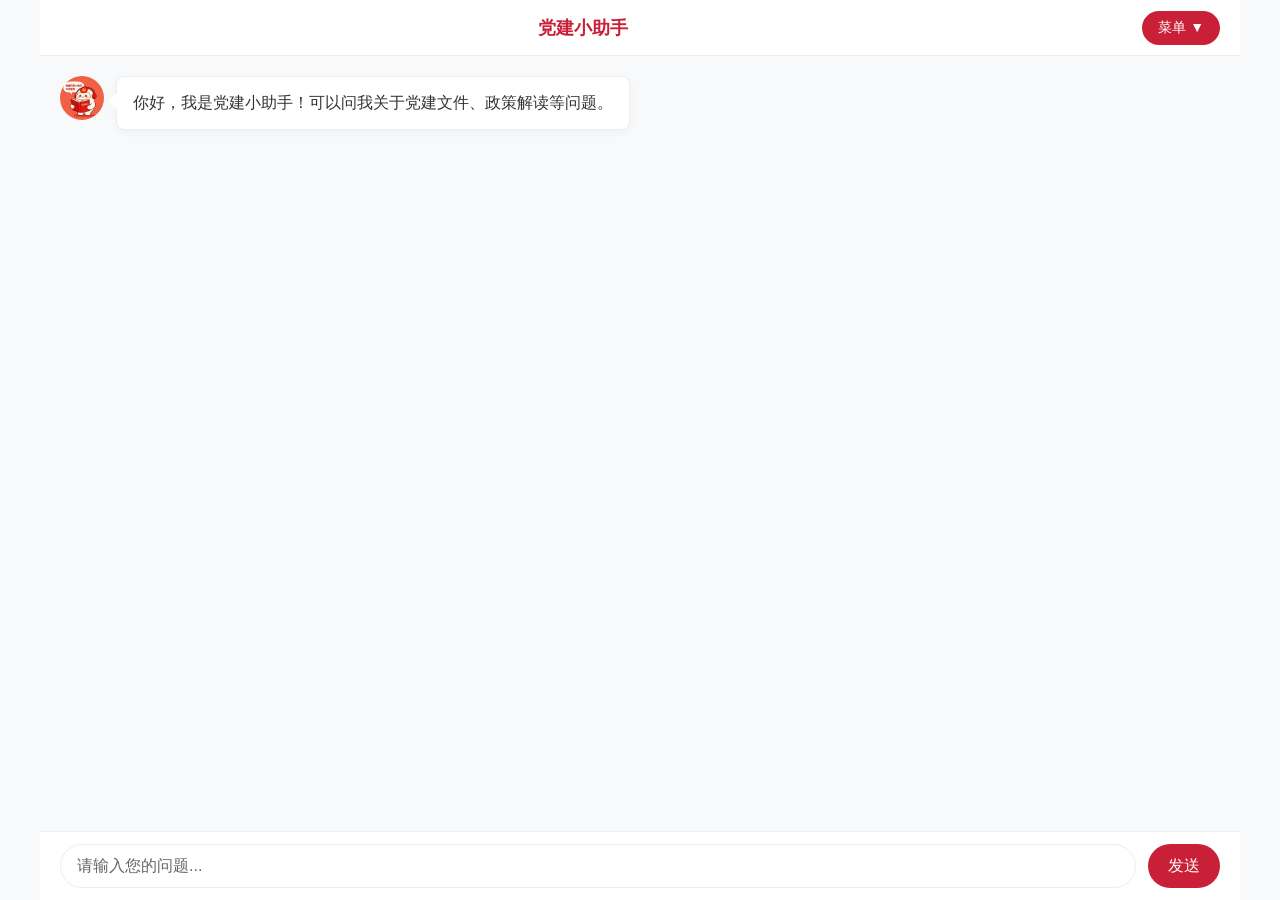
<file: chatbot_html-master/index.html>
<!doctype html>
<html lang="zh-CN">
<head>
    <meta charset="UTF-8" />
    <meta name="viewport" content="width=device-width,initial-scale=1,minimum-scale=1,maximum-scale=1,user-scalable=no" />
    <title>党建知识问答</title>
    <link rel="stylesheet" type="text/css" href="chatCss/chat.css" />
    <style>
        .navbar-actions {
            display: flex;
            gap: 10px;
        }
        .navbar-btn {
            background: #C91F37;
            border: none;
            color: white;
            padding: 8px 16px;
            border-radius: 20px;
            cursor: pointer;
            font-size: 14px;
            font-weight: 500;
            transition: all 0.2s;
        }
        .navbar-btn:hover {
            background: #A0182E;
            transform: translateY(-1px);
        }
        .user-info {
            color: white;
            font-size: 14px;
            display: flex;
            align-items: center;
            gap: 8px;
        }
        .menu-dropdown {
            position: relative;
            display: inline-block;
        }
        .menu-content {
            display: none;
            position: absolute;
            right: 0;
            top: 100%;
            background: white;
            min-width: 160px;
            box-shadow: 0 2px 8px rgba(0,0,0,0.15);
            border-radius: 4px;
            z-index: 1000;
            margin-top: 5px;
        }
        .menu-content.show {
            display: block;
        }
        .menu-item {
            padding: 12px 16px;
            cursor: pointer;
            color: #333;
            transition: background 0.2s;
        }
        .menu-item:hover {
            background: #f5f5f5;
        }
        .modal {
            display: none;
            position: fixed;
            z-index: 2000;
            left: 0;
            top: 0;
            width: 100%;
            height: 100%;
            background-color: rgba(0,0,0,0.5);
        }
        .modal-content {
            background-color: white;
            margin: 10% auto;
            padding: 20px;
            border-radius: 8px;
            width: 90%;
            max-width: 600px;
            max-height: 70vh;
            overflow-y: auto;
        }
        .modal-header {
            display: flex;
            justify-content: space-between;
            align-items: center;
            margin-bottom: 20px;
            padding-bottom: 10px;
            border-bottom: 2px solid #eee;
        }
        .modal-title {
            font-size: 20px;
            color: #333;
        }
        .close-btn {
            font-size: 28px;
            font-weight: bold;
            color: #aaa;
            cursor: pointer;
            line-height: 1;
        }
        .close-btn:hover {
            color: #333;
        }
        .history-item {
            padding: 12px;
            margin-bottom: 10px;
            background: #f9f9f9;
            border-radius: 6px;
            border-left: 3px solid #667eea;
        }
        .history-question {
            font-weight: bold;
            color: #333;
            margin-bottom: 8px;
        }
        .history-answer {
            color: #666;
            font-size: 14px;
            line-height: 1.6;
        }
        .upload-area {
            border: 2px dashed #ddd;
            border-radius: 8px;
            padding: 40px;
            text-align: center;
            cursor: pointer;
            transition: border-color 0.3s;
        }
        .upload-area:hover {
            border-color: #667eea;
        }
        .upload-area.dragover {
            border-color: #667eea;
            background: #f0f0ff;
        }
        
        /* 登录表单 */
        .form-group {
            margin-bottom: 20px;
        }
        
        .form-group label {
            display: block;
            margin-bottom: 8px;
            color: #555;
            font-weight: 500;
        }
        
        .form-group input {
            width: 100%;
            padding: 12px;
            border: 2px solid #e0e0e0;
            border-radius: 6px;
            font-size: 14px;
            transition: border-color 0.3s;
            box-sizing: border-box;
        }
        
        .form-group input:focus {
            outline: none;
            border-color: #667eea;
        }
        
        .login-submit-btn {
            width: 100%;
            padding: 12px;
            background: linear-gradient(135deg, #667eea 0%, #764ba2 100%);
            color: white;
            border: none;
            border-radius: 6px;
            font-size: 16px;
            cursor: pointer;
            transition: transform 0.2s;
        }
        
        .login-submit-btn:hover {
            transform: translateY(-2px);
        }
        
        .login-submit-btn:disabled {
            opacity: 0.6;
            cursor: not-allowed;
            transform: none;
        }
        
        .error-message {
            color: #f44336;
            text-align: center;
            margin-top: 15px;
            display: none;
        }
        
        .login-modal-content {
            max-width: 400px;
        }
    </style>
</head>
<body>
    <header class="navbar">
        <div class="navbar-content">
            <h1 class="navbar-title">党建小助手</h1>
            <div class="navbar-actions">
                <button class="navbar-btn" id="loginBtn" style="display: none;">登录</button>
                <div class="user-info" id="userInfo" style="display: none;">
                    <span id="usernameDisplay"></span>
                    <div class="menu-dropdown">
                        <button class="navbar-btn" id="menuBtn">菜单 ▼</button>
                        <div class="menu-content" id="menuContent">
                            <div class="menu-item" id="viewHistory">查看历史</div>
                            <div class="menu-item" id="exportChat">导出对话</div>
                            <div class="menu-item" id="clearSession">清空会话</div>
                            <div class="menu-item admin-only" id="kbManage" style="display: none;">知识库管理</div>
                            <div class="menu-item admin-only" id="kbReload" style="display: none;">重载知识库</div>
                            <div class="menu-item" id="logoutBtn">退出登录</div>
                        </div>
                    </div>
                </div>
            </div>
        </div>
    </header>
    <main class="chat-container">
        <div class="chat-messages">
            <div class="message ai-message">
                <img src="chatImages/man.png" alt="AI头像" class="avatar" />
                <div class="bubble ai-bubble">
                    <p>你好，我是党建小助手！可以问我关于党建文件、政策解读等问题。</p>
                </div>
            </div>
        </div>
    </main>
    <footer class="input-container">
        <div class="input-wrapper">
            <input type="text" id="inputVal" placeholder="请输入您的问题..." />
            <button type="button" class="send-button">发送</button>
        </div>
    </footer>
    
    <div id="historyModal" class="modal">
        <div class="modal-content">
            <div class="modal-header">
                <h3 class="modal-title">会话历史</h3>
                <span class="close-btn" onclick="closeModal('historyModal')">&times;</span>
            </div>
            <div id="historyContent"></div>
        </div>
    </div>
    
    <div id="kbModal" class="modal">
        <div class="modal-content">
            <div class="modal-header">
                <h3 class="modal-title">知识库管理</h3>
                <span class="close-btn" onclick="closeModal('kbModal')">&times;</span>
            </div>
            <div class="upload-area" id="uploadArea">
                <p>点击或拖拽文件到此处上传</p>
                <input type="file" id="fileInput" style="display: none;" multiple />
            </div>
            <div id="uploadStatus" style="margin-top: 20px;"></div>
        </div>
    </div>
    
    <!-- 登录模态框 -->
    <div id="loginModal" class="modal">
        <div class="modal-content login-modal-content">
            <div class="modal-header">
                <h3 class="modal-title">用户登录</h3>
                <span class="close-btn" onclick="closeModal('loginModal')">&times;</span>
            </div>
            <form id="loginForm">
                <div class="form-group">
                    <label for="loginUsername">用户名</label>
                    <input type="text" id="loginUsername" placeholder="请输入用户名" required />
                </div>
                <div class="form-group">
                    <label for="loginPassword">密码</label>
                    <input type="password" id="loginPassword" placeholder="请输入密码" required />
                </div>
                <button type="submit" class="login-submit-btn" id="loginSubmitBtn">登录</button>
                <div class="error-message" id="loginError"></div>
            </form>
        </div>
    </div>
    
    <script src="chatJs/jquery.min.js"></script>
    <script src="chatJs/auth.js"></script>
    <script src="chatJs/chat.js"></script>
</body>
</html>
</file>
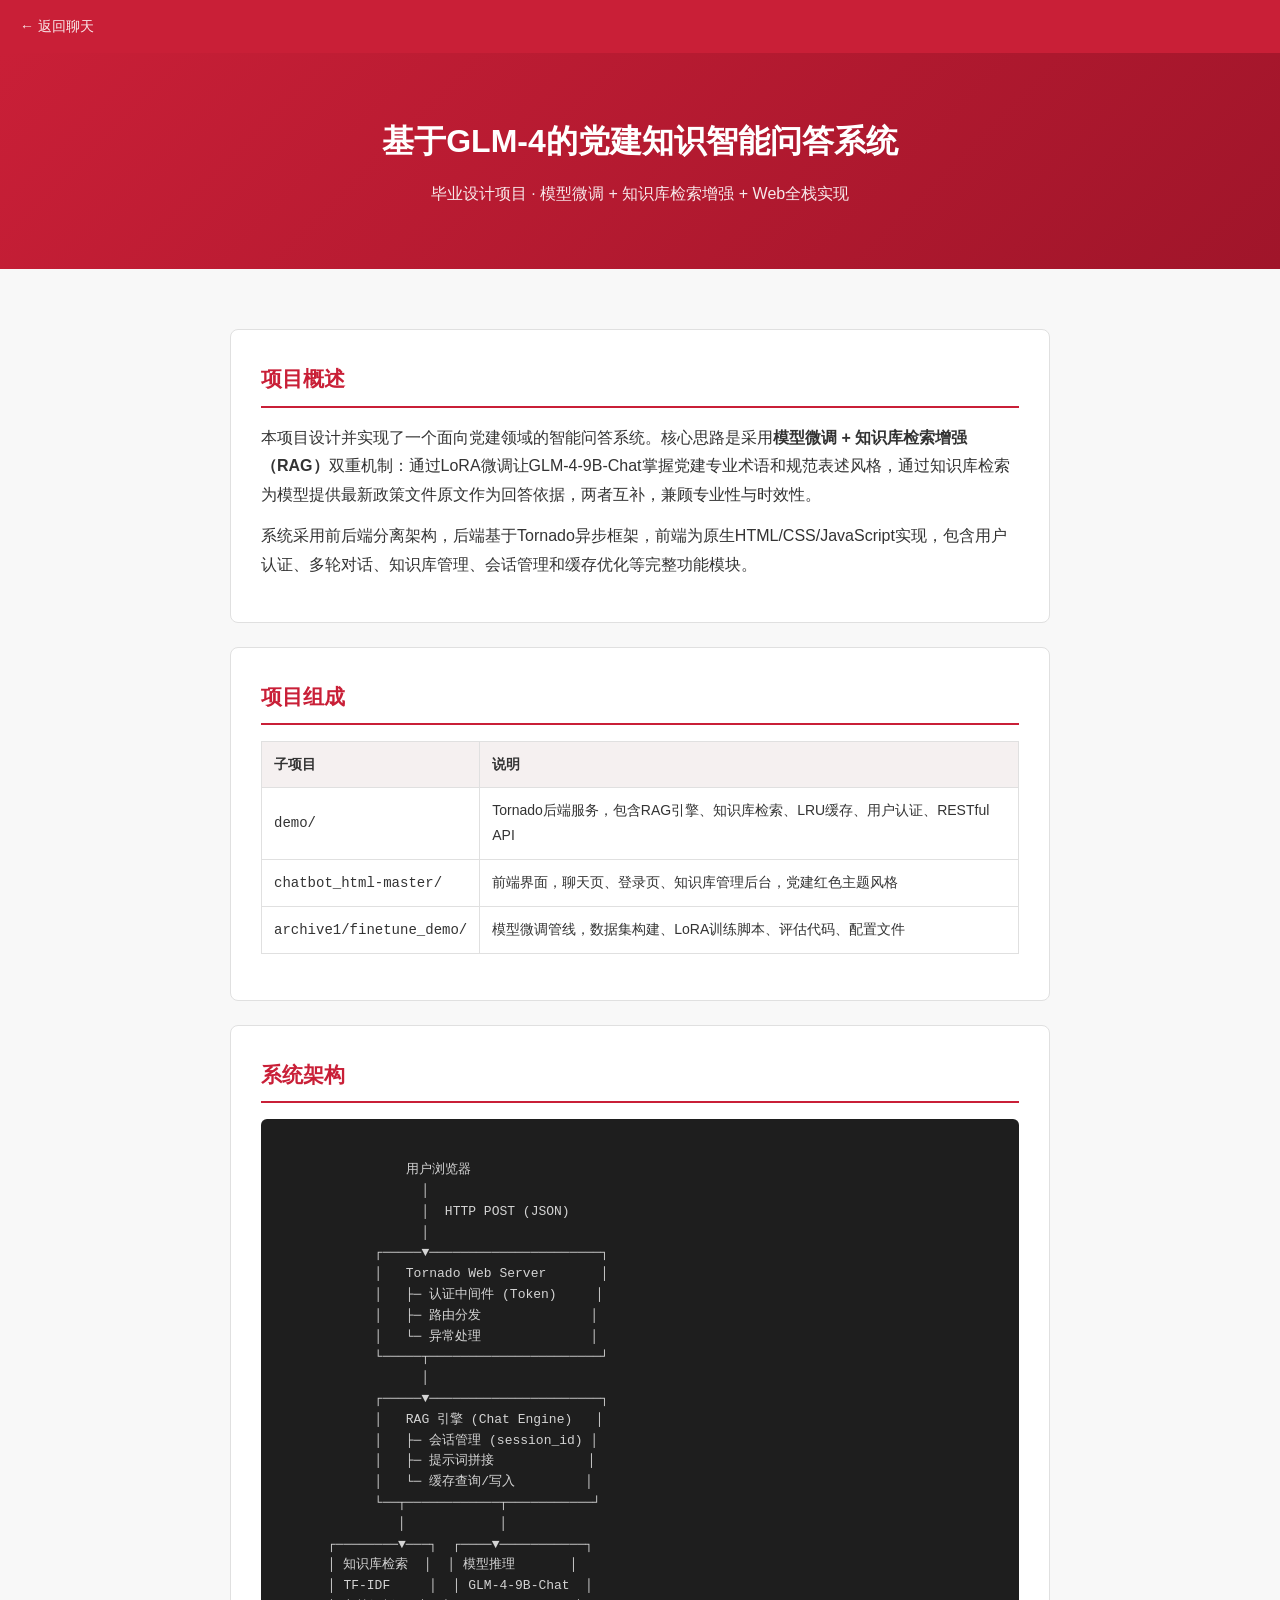
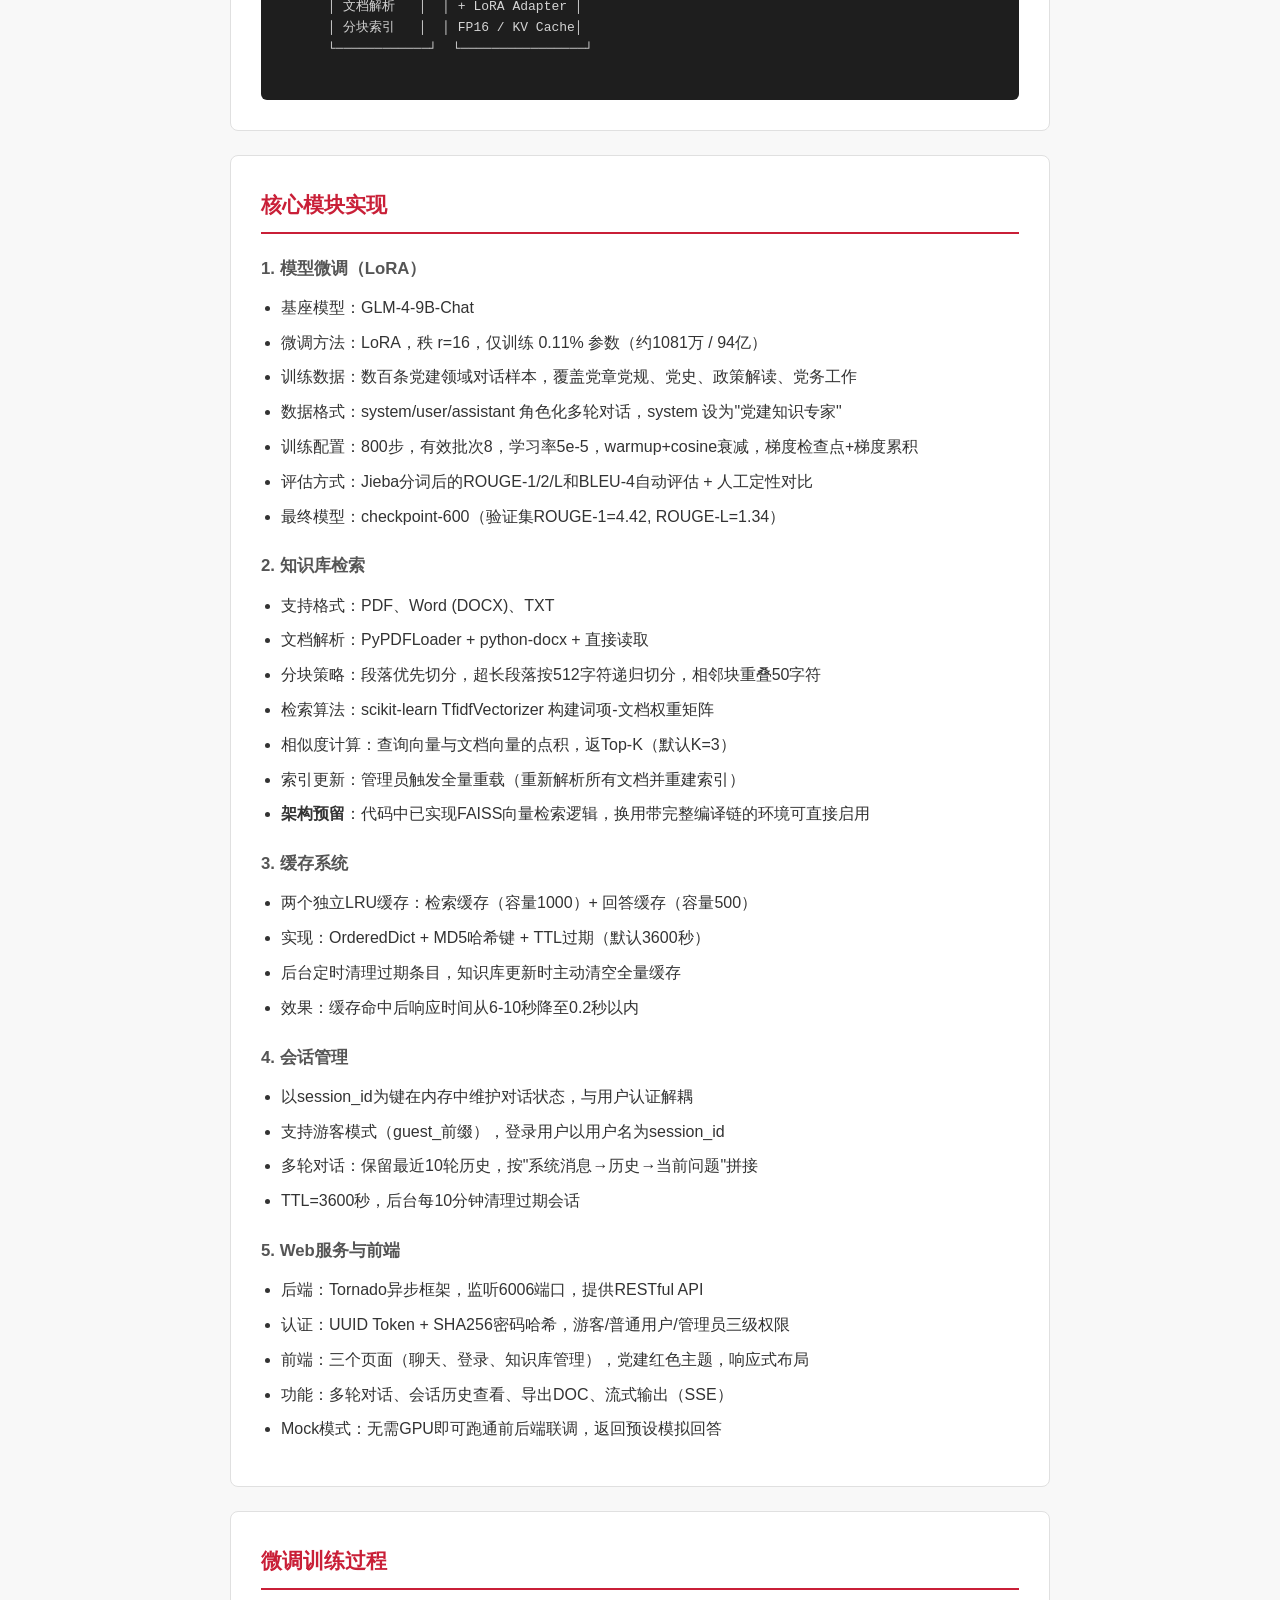
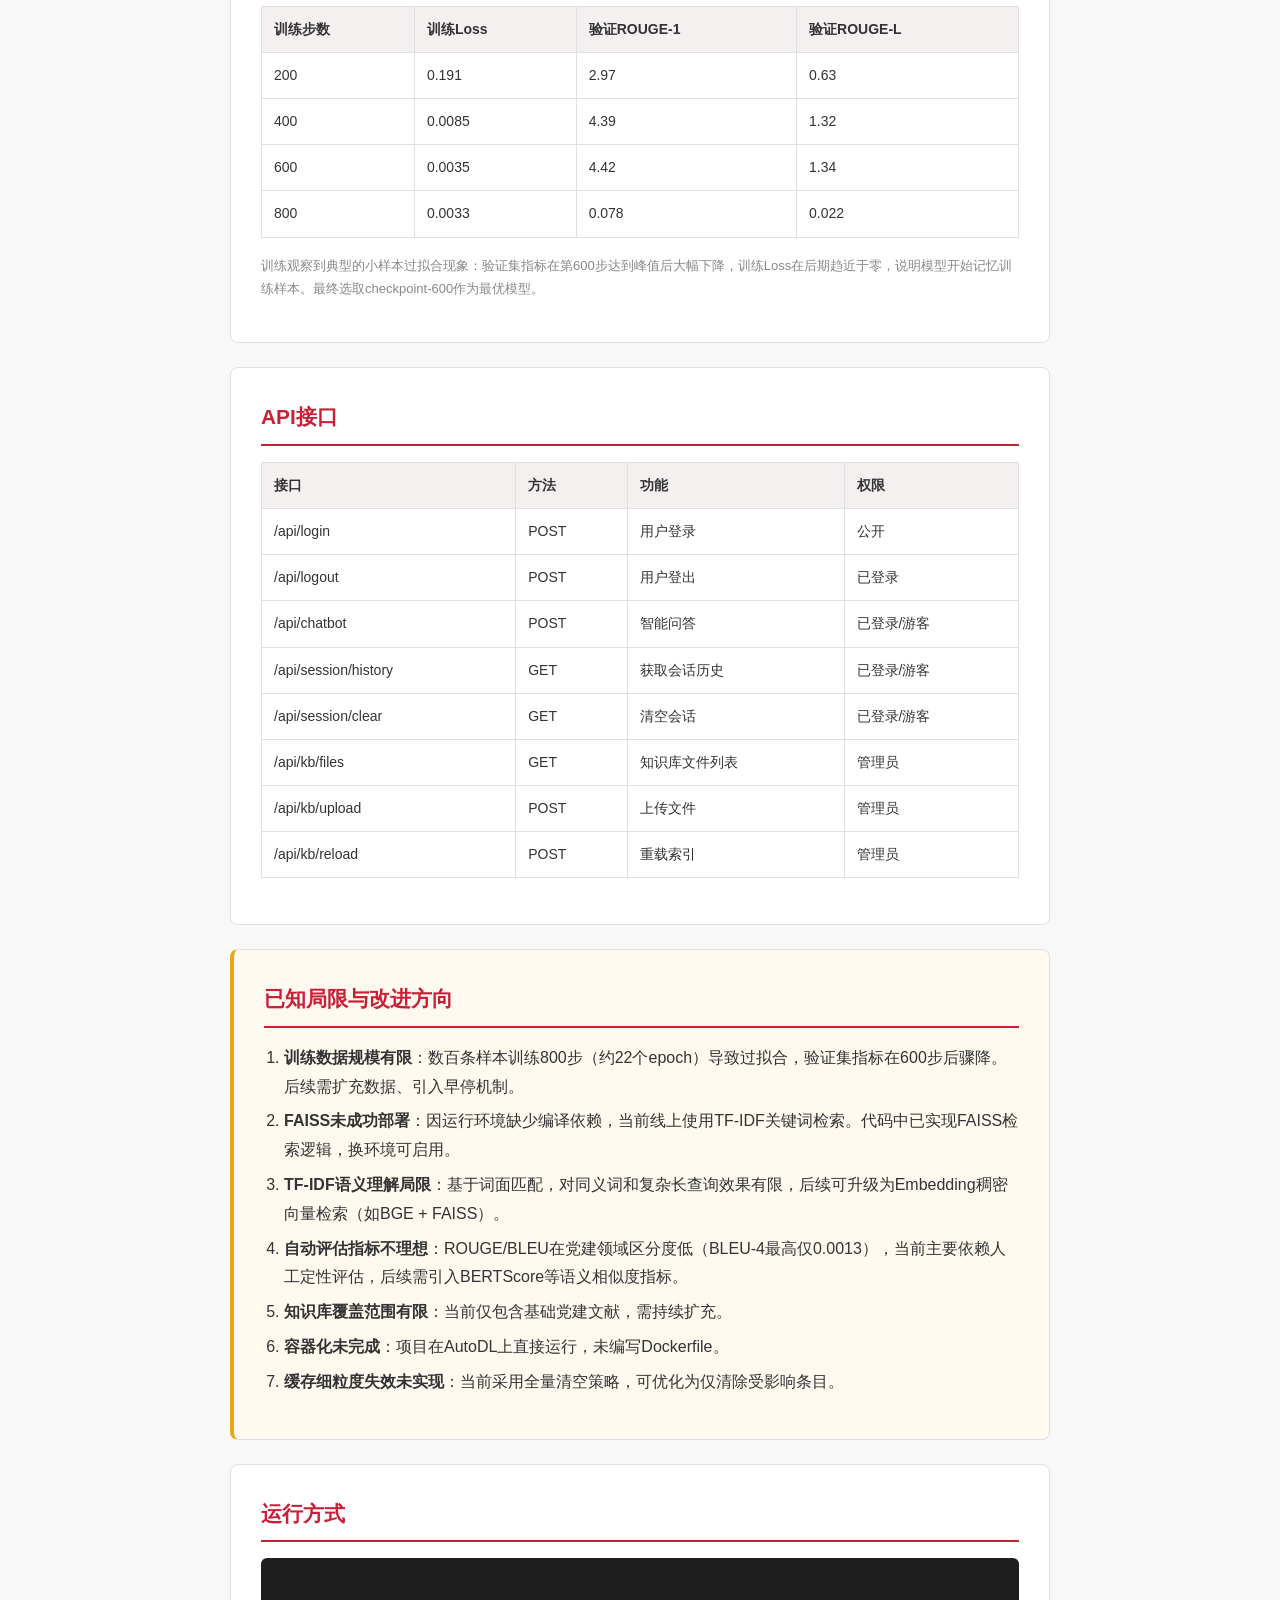
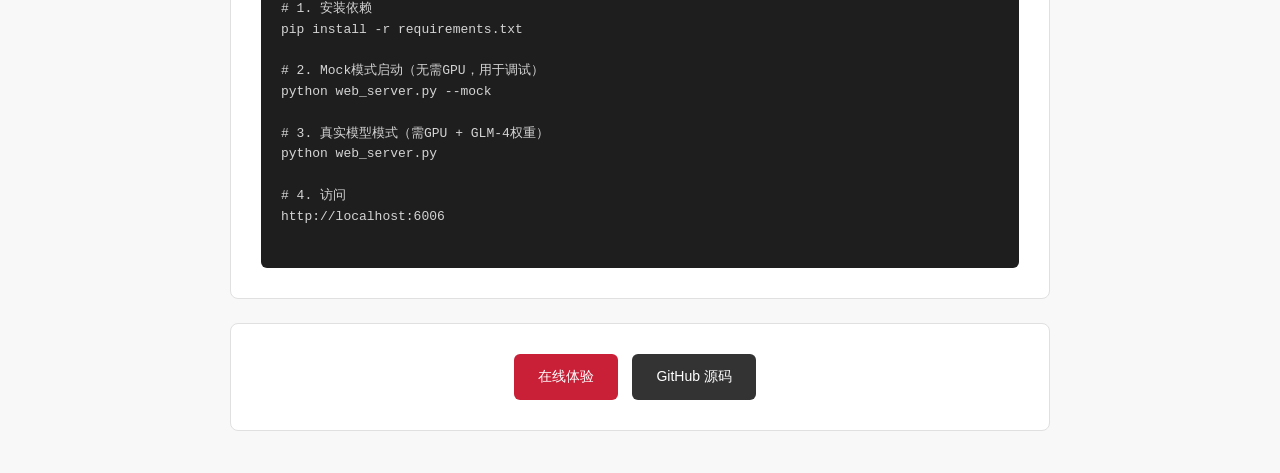
<file: project-party.html>
<!DOCTYPE html>
<html lang="zh-CN">
<head>
    <meta charset="UTF-8">
    <meta name="viewport" content="width=device-width, initial-scale=1.0">
    <title>基于GLM-4的党建知识智能问答系统 - 项目介绍</title>
    <style>
        :root {
            --red: #C91F37;
            --text: #333;
            --bg: #f8f8f8;
            --card-bg: #fff;
            --border: #e0e0e0;
        }

        * {
            margin: 0;
            padding: 0;
            box-sizing: border-box;
        }

        body {
            font-family: -apple-system, BlinkMacSystemFont, "Segoe UI", "Microsoft YaHei", sans-serif;
            color: var(--text);
            background: var(--bg);
            line-height: 1.8;
        }

        .container {
            max-width: 860px;
            margin: 0 auto;
            padding: 20px;
        }

        /* 顶部导航 */
        .top-bar {
            background: var(--red);
            padding: 12px 20px;
        }
        .top-bar a {
            color: #fff;
            text-decoration: none;
            font-size: 14px;
            opacity: 0.9;
        }
        .top-bar a:hover {
            opacity: 1;
        }

        /* 标题区 */
        .header {
            background: linear-gradient(135deg, #C91F37 0%, #a0152a 100%);
            color: #fff;
            padding: 60px 20px;
            text-align: center;
            margin-bottom: 40px;
        }
        .header h1 {
            font-size: 2em;
            margin-bottom: 10px;
            font-weight: 700;
        }
        .header p {
            font-size: 1em;
            opacity: 0.9;
            max-width: 600px;
            margin: 0 auto;
        }

        /* 内容区 */
        .section {
            background: var(--card-bg);
            border: 1px solid var(--border);
            border-radius: 8px;
            padding: 30px;
            margin-bottom: 24px;
        }
        .section h2 {
            font-size: 1.3em;
            color: var(--red);
            margin-bottom: 16px;
            padding-bottom: 8px;
            border-bottom: 2px solid var(--red);
        }
        .section h3 {
            font-size: 1.05em;
            margin: 20px 0 10px;
            color: #555;
        }
        .section p {
            margin-bottom: 12px;
        }
        .section ul, .section ol {
            margin-left: 20px;
            margin-bottom: 12px;
        }
        .section li {
            margin-bottom: 6px;
        }

        /* 架构图文本版 */
        .arch-block {
            background: #1e1e1e;
            color: #d4d4d4;
            font-family: "Courier New", Courier, monospace;
            font-size: 13px;
            padding: 20px;
            border-radius: 6px;
            overflow-x: auto;
            line-height: 1.6;
            white-space: pre;
        }

        /* 表格 */
        table {
            width: 100%;
            border-collapse: collapse;
            margin: 16px 0;
            font-size: 14px;
        }
        th, td {
            border: 1px solid var(--border);
            padding: 10px 12px;
            text-align: left;
        }
        th {
            background: #f5f0f0;
            font-weight: 600;
        }

        /* 不足区块 */
        .limitations {
            background: #fff9f0;
            border-left: 4px solid #e6a817;
        }

        /* 链接按钮 */
        .btn {
            display: inline-block;
            background: var(--red);
            color: #fff;
            padding: 10px 24px;
            border-radius: 6px;
            text-decoration: none;
            font-size: 14px;
            margin-right: 10px;
        }
        .btn:hover {
            background: #a0152a;
        }

        /* 响应式 */
        @media (max-width: 600px) {
            .header h1 {
                font-size: 1.4em;
            }
            .section {
                padding: 20px;
            }
        }
    </style>
</head>
<body>

    <div class="top-bar">
        <a href="index.html">← 返回聊天</a>
    </div>

    <div class="header">
        <h1>基于GLM-4的党建知识智能问答系统</h1>
        <p>毕业设计项目 · 模型微调 + 知识库检索增强 + Web全栈实现</p>
    </div>

    <div class="container">

        <!-- 项目概述 -->
        <div class="section">
            <h2>项目概述</h2>
            <p>本项目设计并实现了一个面向党建领域的智能问答系统。核心思路是采用<strong>模型微调 + 知识库检索增强（RAG）</strong>双重机制：通过LoRA微调让GLM-4-9B-Chat掌握党建专业术语和规范表述风格，通过知识库检索为模型提供最新政策文件原文作为回答依据，两者互补，兼顾专业性与时效性。</p>
            <p>系统采用前后端分离架构，后端基于Tornado异步框架，前端为原生HTML/CSS/JavaScript实现，包含用户认证、多轮对话、知识库管理、会话管理和缓存优化等完整功能模块。</p>
        </div>

        <!-- 项目组成 -->
        <div class="section">
            <h2>项目组成</h2>
            <table>
                <tr>
                    <th>子项目</th>
                    <th>说明</th>
                </tr>
                <tr>
                    <td><code>demo/</code></td>
                    <td>Tornado后端服务，包含RAG引擎、知识库检索、LRU缓存、用户认证、RESTful API</td>
                </tr>
                <tr>
                    <td><code>chatbot_html-master/</code></td>
                    <td>前端界面，聊天页、登录页、知识库管理后台，党建红色主题风格</td>
                </tr>
                <tr>
                    <td><code>archive1/finetune_demo/</code></td>
                    <td>模型微调管线，数据集构建、LoRA训练脚本、评估代码、配置文件</td>
                </tr>
            </table>
        </div>

        <!-- 架构 -->
        <div class="section">
            <h2>系统架构</h2>
            <div class="arch-block">
                用户浏览器
                  │
                  │  HTTP POST (JSON)
                  │
            ┌─────▼──────────────────────┐
            │   Tornado Web Server       │
            │   ├─ 认证中间件 (Token)     │
            │   ├─ 路由分发              │
            │   └─ 异常处理              │
            └─────┬──────────────────────┘
                  │
            ┌─────▼──────────────────────┐
            │   RAG 引擎 (Chat Engine)   │
            │   ├─ 会话管理 (session_id) │
            │   ├─ 提示词拼接            │
            │   └─ 缓存查询/写入         │
            └──┬────────────┬───────────┘
               │            │
      ┌────────▼───┐  ┌────▼───────────┐
      │ 知识库检索  │  │ 模型推理       │
      │ TF-IDF     │  │ GLM-4-9B-Chat  │
      │ 文档解析   │  │ + LoRA Adapter │
      │ 分块索引   │  │ FP16 / KV Cache│
      └────────────┘  └────────────────┘
            </div>
        </div>

        <!-- 核心模块 -->
        <div class="section">
            <h2>核心模块实现</h2>

            <h3>1. 模型微调（LoRA）</h3>
            <ul>
                <li>基座模型：GLM-4-9B-Chat</li>
                <li>微调方法：LoRA，秩 r=16，仅训练 0.11% 参数（约1081万 / 94亿）</li>
                <li>训练数据：数百条党建领域对话样本，覆盖党章党规、党史、政策解读、党务工作</li>
                <li>数据格式：system/user/assistant 角色化多轮对话，system 设为"党建知识专家"</li>
                <li>训练配置：800步，有效批次8，学习率5e-5，warmup+cosine衰减，梯度检查点+梯度累积</li>
                <li>评估方式：Jieba分词后的ROUGE-1/2/L和BLEU-4自动评估 + 人工定性对比</li>
                <li>最终模型：checkpoint-600（验证集ROUGE-1=4.42, ROUGE-L=1.34）</li>
            </ul>

            <h3>2. 知识库检索</h3>
            <ul>
                <li>支持格式：PDF、Word (DOCX)、TXT</li>
                <li>文档解析：PyPDFLoader + python-docx + 直接读取</li>
                <li>分块策略：段落优先切分，超长段落按512字符递归切分，相邻块重叠50字符</li>
                <li>检索算法：scikit-learn TfidfVectorizer 构建词项-文档权重矩阵</li>
                <li>相似度计算：查询向量与文档向量的点积，返Top-K（默认K=3）</li>
                <li>索引更新：管理员触发全量重载（重新解析所有文档并重建索引）</li>
                <li><strong>架构预留</strong>：代码中已实现FAISS向量检索逻辑，换用带完整编译链的环境可直接启用</li>
            </ul>

            <h3>3. 缓存系统</h3>
            <ul>
                <li>两个独立LRU缓存：检索缓存（容量1000）+ 回答缓存（容量500）</li>
                <li>实现：OrderedDict + MD5哈希键 + TTL过期（默认3600秒）</li>
                <li>后台定时清理过期条目，知识库更新时主动清空全量缓存</li>
                <li>效果：缓存命中后响应时间从6-10秒降至0.2秒以内</li>
            </ul>

            <h3>4. 会话管理</h3>
            <ul>
                <li>以session_id为键在内存中维护对话状态，与用户认证解耦</li>
                <li>支持游客模式（guest_前缀），登录用户以用户名为session_id</li>
                <li>多轮对话：保留最近10轮历史，按"系统消息→历史→当前问题"拼接</li>
                <li>TTL=3600秒，后台每10分钟清理过期会话</li>
            </ul>

            <h3>5. Web服务与前端</h3>
            <ul>
                <li>后端：Tornado异步框架，监听6006端口，提供RESTful API</li>
                <li>认证：UUID Token + SHA256密码哈希，游客/普通用户/管理员三级权限</li>
                <li>前端：三个页面（聊天、登录、知识库管理），党建红色主题，响应式布局</li>
                <li>功能：多轮对话、会话历史查看、导出DOC、流式输出（SSE）</li>
                <li>Mock模式：无需GPU即可跑通前后端联调，返回预设模拟回答</li>
            </ul>
        </div>

        <!-- 微调训练过程 -->
        <div class="section">
            <h2>微调训练过程</h2>
            <table>
                <tr>
                    <th>训练步数</th>
                    <th>训练Loss</th>
                    <th>验证ROUGE-1</th>
                    <th>验证ROUGE-L</th>
                </tr>
                <tr><td>200</td><td>0.191</td><td>2.97</td><td>0.63</td></tr>
                <tr><td>400</td><td>0.0085</td><td>4.39</td><td>1.32</td></tr>
                <tr><td>600</td><td>0.0035</td><td>4.42</td><td>1.34</td></tr>
                <tr><td>800</td><td>0.0033</td><td>0.078</td><td>0.022</td></tr>
            </table>
            <p style="font-size: 13px; color: #888;">训练观察到典型的小样本过拟合现象：验证集指标在第600步达到峰值后大幅下降，训练Loss在后期趋近于零，说明模型开始记忆训练样本。最终选取checkpoint-600作为最优模型。</p>
        </div>

        <!-- API接口 -->
        <div class="section">
            <h2>API接口</h2>
            <table>
                <tr><th>接口</th><th>方法</th><th>功能</th><th>权限</th></tr>
                <tr><td>/api/login</td><td>POST</td><td>用户登录</td><td>公开</td></tr>
                <tr><td>/api/logout</td><td>POST</td><td>用户登出</td><td>已登录</td></tr>
                <tr><td>/api/chatbot</td><td>POST</td><td>智能问答</td><td>已登录/游客</td></tr>
                <tr><td>/api/session/history</td><td>GET</td><td>获取会话历史</td><td>已登录/游客</td></tr>
                <tr><td>/api/session/clear</td><td>GET</td><td>清空会话</td><td>已登录/游客</td></tr>
                <tr><td>/api/kb/files</td><td>GET</td><td>知识库文件列表</td><td>管理员</td></tr>
                <tr><td>/api/kb/upload</td><td>POST</td><td>上传文件</td><td>管理员</td></tr>
                <tr><td>/api/kb/reload</td><td>POST</td><td>重载索引</td><td>管理员</td></tr>
            </table>
        </div>

        <!-- 已知局限 -->
        <div class="section limitations">
            <h2>已知局限与改进方向</h2>
            <ol>
                <li><strong>训练数据规模有限</strong>：数百条样本训练800步（约22个epoch）导致过拟合，验证集指标在600步后骤降。后续需扩充数据、引入早停机制。</li>
                <li><strong>FAISS未成功部署</strong>：因运行环境缺少编译依赖，当前线上使用TF-IDF关键词检索。代码中已实现FAISS检索逻辑，换环境可启用。</li>
                <li><strong>TF-IDF语义理解局限</strong>：基于词面匹配，对同义词和复杂长查询效果有限，后续可升级为Embedding稠密向量检索（如BGE + FAISS）。</li>
                <li><strong>自动评估指标不理想</strong>：ROUGE/BLEU在党建领域区分度低（BLEU-4最高仅0.0013），当前主要依赖人工定性评估，后续需引入BERTScore等语义相似度指标。</li>
                <li><strong>知识库覆盖范围有限</strong>：当前仅包含基础党建文献，需持续扩充。</li>
                <li><strong>容器化未完成</strong>：项目在AutoDL上直接运行，未编写Dockerfile。</li>
                <li><strong>缓存细粒度失效未实现</strong>：当前采用全量清空策略，可优化为仅清除受影响条目。</li>
            </ol>
        </div>

        <!-- 运行方式 -->
        <div class="section">
            <h2>运行方式</h2>
            <div class="arch-block">
# 1. 安装依赖
pip install -r requirements.txt

# 2. Mock模式启动（无需GPU，用于调试）
python web_server.py --mock

# 3. 真实模型模式（需GPU + GLM-4权重）
python web_server.py

# 4. 访问
http://localhost:6006
            </div>
        </div>

        <!-- 链接 -->
        <div class="section" style="text-align: center;">
            <a href="index.html" class="btn">在线体验</a>
            <a href="https://github.com/你的用户名/仓库名" class="btn" style="background: #333;">GitHub 源码</a>
        </div>

    </div>

</body>
</html>
</file>
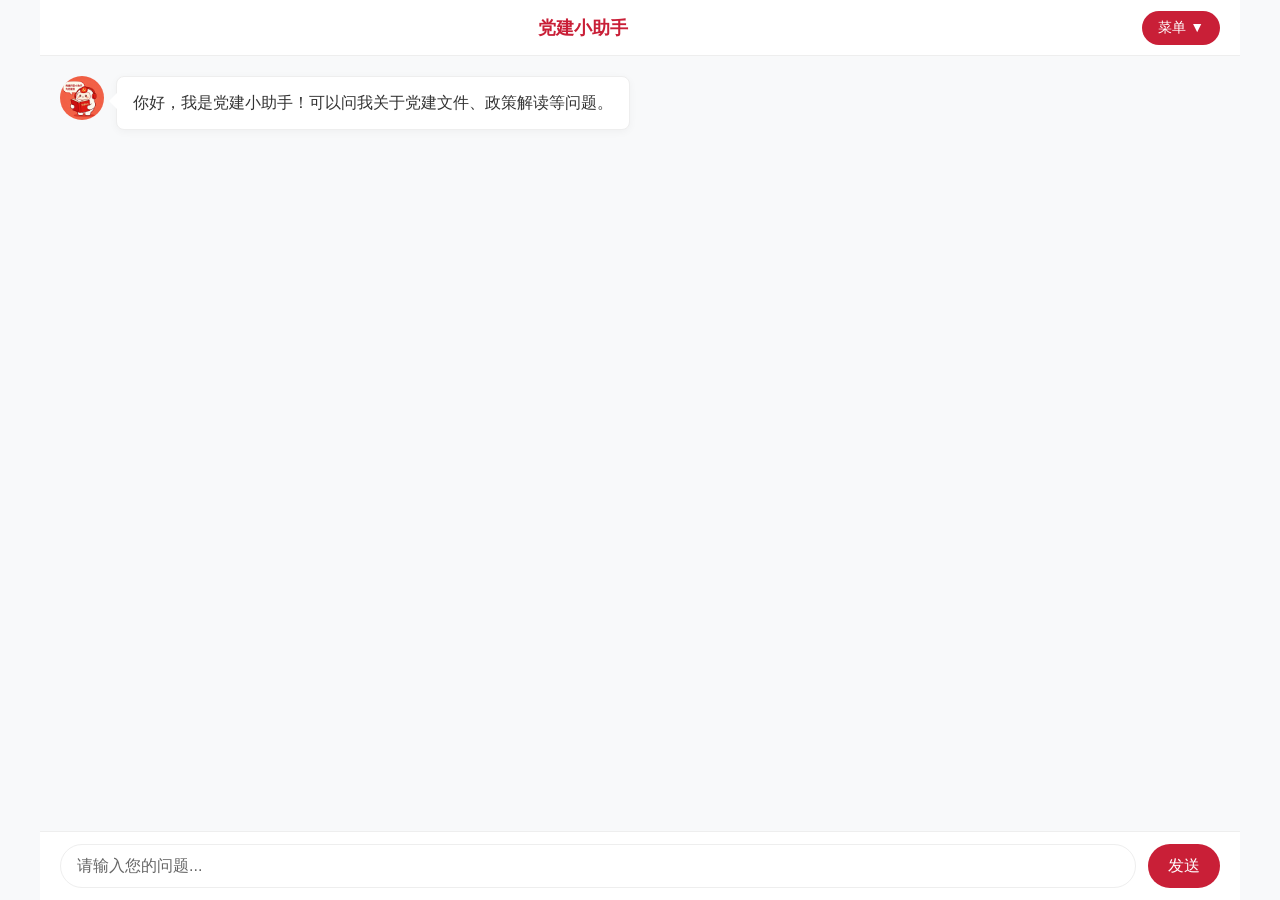
<file: chatbot_html-master/kb_manager.html>
<!doctype html>
<html lang="zh-CN">
<head>
    <meta charset="UTF-8" />
    <meta name="viewport" content="width=device-width,initial-scale=1,minimum-scale=1,maximum-scale=1,user-scalable=no" />
    <title>知识库管理 - 党建知识问答</title>
    <link rel="stylesheet" type="text/css" href="chatCss/chat.css" />
    <style>
        .kb-container {
            max-width: 1200px;
            margin: 0 auto;
            padding: 20px;
            padding-top: 80px;
        }
        
        .kb-header {
            display: flex;
            justify-content: space-between;
            align-items: center;
            margin-bottom: 30px;
            padding-bottom: 20px;
            border-bottom: 2px solid #eee;
        }
        
        .kb-title {
            font-size: 24px;
            color: #333;
        }
        
        .back-btn {
            background: #C91F37;
            color: white;
            border: none;
            padding: 10px 20px;
            border-radius: 6px;
            cursor: pointer;
            font-size: 14px;
            transition: background 0.2s;
        }
        
        .back-btn:hover {
            background: #A0182E;
        }
        
        .kb-upload-area {
            border: 2px dashed #ddd;
            border-radius: 8px;
            padding: 40px;
            text-align: center;
            cursor: pointer;
            transition: all 0.3s;
            margin-bottom: 30px;
            background: #fafafa;
        }
        
        .kb-upload-area:hover {
            border-color: #C91F37;
            background: #fff5f5;
        }
        
        .kb-upload-area.dragover {
            border-color: #C91F37;
            background: #fff0f0;
        }
        
        .kb-upload-area p {
            font-size: 16px;
            color: #666;
            margin: 10px 0;
        }
        
        .kb-upload-hint {
            font-size: 14px;
            color: #999;
        }
        
        .kb-stats {
            display: grid;
            grid-template-columns: repeat(auto-fit, minmax(200px, 1fr));
            gap: 20px;
            margin-bottom: 30px;
        }
        
        .kb-stat-card {
            background: white;
            padding: 20px;
            border-radius: 8px;
            box-shadow: 0 2px 8px rgba(0,0,0,0.1);
            text-align: center;
        }
        
        .kb-stat-number {
            font-size: 32px;
            font-weight: bold;
            color: #C91F37;
        }
        
        .kb-stat-label {
            font-size: 14px;
            color: #666;
            margin-top: 5px;
        }
        
        .kb-file-list {
            background: white;
            border-radius: 8px;
            box-shadow: 0 2px 8px rgba(0,0,0,0.1);
            overflow: hidden;
        }
        
        .kb-file-list-header {
            padding: 15px 20px;
            background: #f5f5f5;
            border-bottom: 1px solid #eee;
            font-weight: bold;
            color: #333;
        }
        
        .kb-file-item {
            padding: 15px 20px;
            border-bottom: 1px solid #eee;
            display: flex;
            justify-content: space-between;
            align-items: center;
            transition: background 0.2s;
        }
        
        .kb-file-item:hover {
            background: #fafafa;
        }
        
        .kb-file-item:last-child {
            border-bottom: none;
        }
        
        .kb-file-info {
            flex: 1;
        }
        
        .kb-file-name {
            font-weight: 500;
            color: #333;
            margin-bottom: 5px;
        }
        
        .kb-file-meta {
            font-size: 12px;
            color: #999;
        }
        
        .kb-file-actions {
            display: flex;
            gap: 10px;
        }
        
        .kb-action-btn {
            padding: 6px 12px;
            border: none;
            border-radius: 4px;
            cursor: pointer;
            font-size: 12px;
            transition: all 0.2s;
        }
        
        .kb-action-btn.edit {
            background: #4CAF50;
            color: white;
        }
        
        .kb-action-btn.edit:hover {
            background: #45a049;
        }
        
        .kb-action-btn.delete {
            background: #f44336;
            color: white;
        }
        
        .kb-action-btn.delete:hover {
            background: #da190b;
        }
        
        .kb-empty {
            padding: 40px;
            text-align: center;
            color: #999;
        }
        
        .upload-progress {
            display: none;
            margin-top: 20px;
            padding: 15px;
            background: #e3f2fd;
            border-radius: 6px;
            color: #1976d2;
        }
        
        .upload-success {
            display: none;
            margin-top: 20px;
            padding: 15px;
            background: #e8f5e9;
            border-radius: 6px;
            color: #388e3c;
        }
        
        .upload-error {
            display: none;
            margin-top: 20px;
            padding: 15px;
            background: #ffebee;
            border-radius: 6px;
            color: #d32f2f;
        }
    </style>
</head>
<body>
    <header class="navbar">
        <div class="navbar-content">
            <h1 class="navbar-title">知识库管理</h1>
        </div>
    </header>
    
    <div class="kb-container">
        <div class="kb-header">
            <h2 class="kb-title">知识库文件管理</h2>
            <button class="back-btn" onclick="window.location.href='index.html'">← 返回聊天</button>
        </div>
        
        <div class="kb-stats">
            <div class="kb-stat-card">
                <div class="kb-stat-number" id="fileCount">0</div>
                <div class="kb-stat-label">文件总数</div>
            </div>
            <div class="kb-stat-card">
                <div class="kb-stat-number" id="kbSize">0 KB</div>
                <div class="kb-stat-label">知识库大小</div>
            </div>
            <div class="kb-stat-card">
                <div class="kb-stat-number" id="lastUpdate">-</div>
                <div class="kb-stat-label">最后更新</div>
            </div>
        </div>
        
        <div class="kb-upload-area" id="uploadArea">
            <svg width="48" height="48" viewBox="0 0 24 24" fill="none" stroke="#C91F37" stroke-width="2">
                <path d="M21 15v4a2 2 0 0 1-2 2H5a2 2 0 0 1-2-2v-4"></path>
                <polyline points="17 8 12 3 7 8"></polyline>
                <line x1="12" y1="3" x2="12" y2="15"></line>
            </svg>
            <p>点击或拖拽文件到此处上传</p>
            <p class="kb-upload-hint">支持 PDF、Word、TXT 等格式</p>
            <input type="file" id="fileInput" style="display: none;" multiple accept=".pdf,.doc,.docx,.txt,.md" />
        </div>
        
        <div class="upload-progress" id="uploadProgress">
            正在上传文件...
        </div>
        <div class="upload-success" id="uploadSuccess">
            文件上传成功！
        </div>
        <div class="upload-error" id="uploadError">
            文件上传失败，请重试
        </div>
        
        <div class="kb-file-list">
            <div class="kb-file-list-header">已上传文件</div>
            <div id="fileList">
                <div class="kb-empty">暂无文件，请上传知识库文件</div>
            </div>
        </div>
    </div>
    
    <script src="chatJs/jquery.min.js"></script>
    <script src="chatJs/auth.js"></script>
    <script src="chatJs/kb_manager.js"></script>
</body>
</html>
</file>
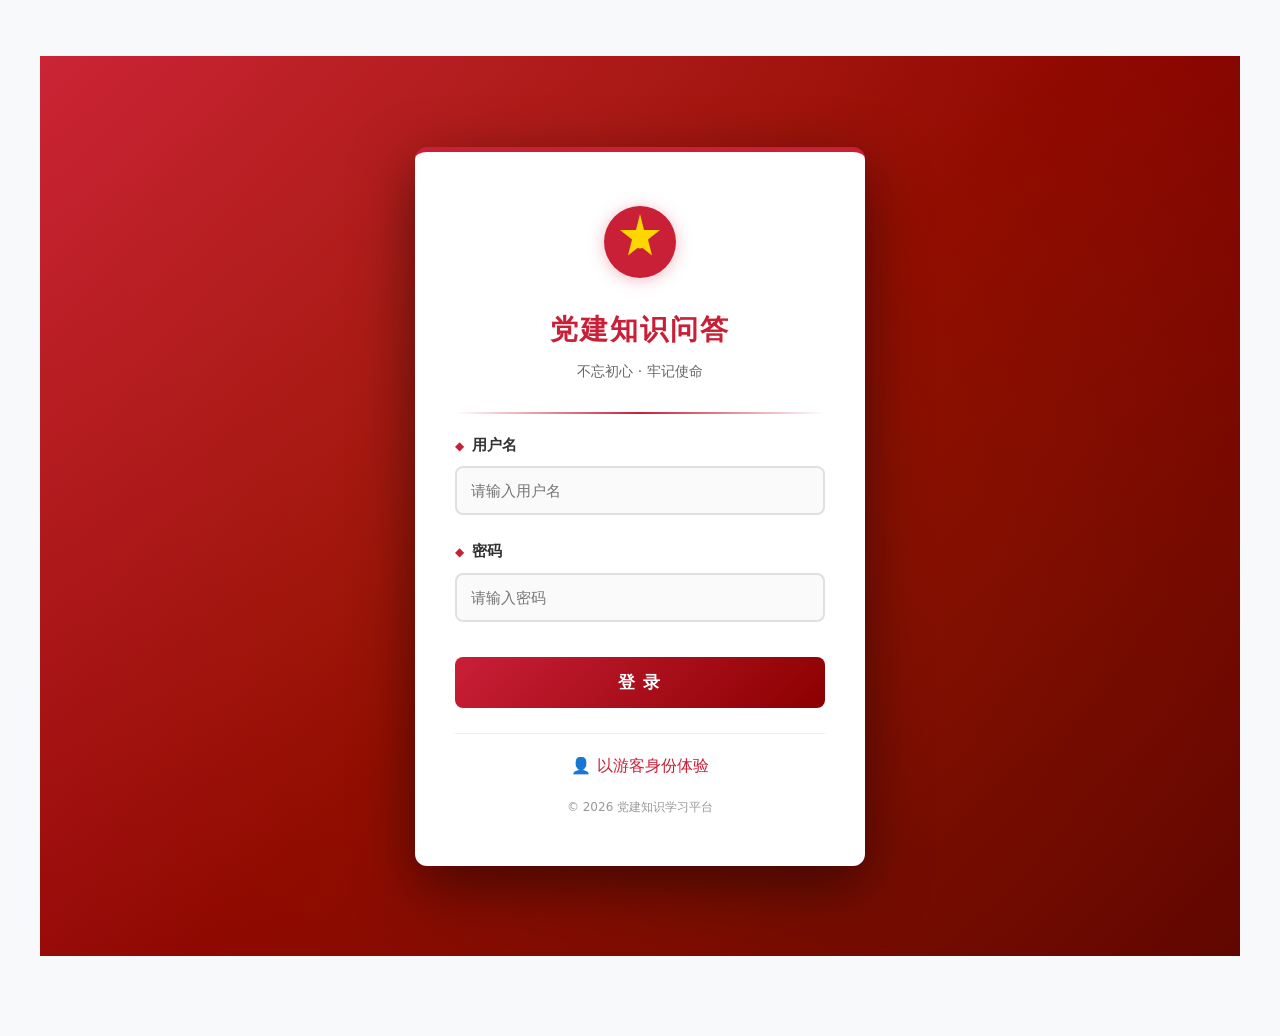
<file: chatbot_html-master/login.html>
<!doctype html>
<html lang="zh-CN">
<head>
    <meta charset="UTF-8" />
    <meta name="viewport" content="width=device-width,initial-scale=1,minimum-scale=1,maximum-scale=1,user-scalable=no" />
    <title>登录 - 党建知识问答</title>
    <link rel="stylesheet" type="text/css" href="chatCss/chat.css" />
    <style>
        * {
            margin: 0;
            padding: 0;
            box-sizing: border-box;
        }
        
        .login-container {
            display: flex;
            justify-content: center;
            align-items: center;
            min-height: 100vh;
            background: linear-gradient(135deg, #C91F37 0%, #8B0000 50%, #5C0000 100%);
            position: relative;
            overflow: hidden;
        }
        
        /* 背景装饰 */
        .login-container::before {
            content: '';
            position: absolute;
            top: -50%;
            left: -50%;
            width: 200%;
            height: 200%;
            background: radial-gradient(circle, rgba(255,215,0,0.1) 0%, transparent 70%);
            animation: rotate 30s linear infinite;
        }
        
        @keyframes rotate {
            from { transform: rotate(0deg); }
            to { transform: rotate(360deg); }
        }
        
        .login-box {
            background: white;
            padding: 50px 40px;
            border-radius: 12px;
            box-shadow: 0 20px 60px rgba(0,0,0,0.5);
            width: 90%;
            max-width: 450px;
            position: relative;
            z-index: 1;
            border-top: 5px solid #C91F37;
        }
        
        /* 党徽装饰 */
        .party-emblem {
            text-align: center;
            margin-bottom: 20px;
        }
        
        .party-emblem svg {
            width: 80px;
            height: 80px;
            filter: drop-shadow(0 2px 8px rgba(201, 31, 55, 0.3));
        }
        
        .login-title {
            text-align: center;
            color: #C91F37;
            margin-bottom: 10px;
            font-size: 28px;
            font-weight: bold;
            letter-spacing: 2px;
        }
        
        .login-subtitle {
            text-align: center;
            color: #666;
            margin-bottom: 30px;
            font-size: 14px;
        }
        
        .divider {
            height: 2px;
            background: linear-gradient(to right, transparent, #C91F37, transparent);
            margin: 20px 0;
        }
        
        .form-group {
            margin-bottom: 25px;
        }
        
        .form-group label {
            display: block;
            margin-bottom: 10px;
            color: #333;
            font-weight: 600;
            font-size: 15px;
        }
        
        .form-group label::before {
            content: '◆';
            color: #C91F37;
            margin-right: 8px;
            font-size: 12px;
        }
        
        .form-group input {
            width: 100%;
            padding: 14px;
            border: 2px solid #e0e0e0;
            border-radius: 8px;
            font-size: 15px;
            transition: all 0.3s;
            background: #fafafa;
        }
        
        .form-group input:focus {
            outline: none;
            border-color: #C91F37;
            background: white;
            box-shadow: 0 0 0 3px rgba(201, 31, 55, 0.1);
        }
        
        .login-btn {
            width: 100%;
            padding: 14px;
            background: linear-gradient(135deg, #C91F37 0%, #8B0000 100%);
            color: white;
            border: none;
            border-radius: 8px;
            font-size: 17px;
            font-weight: bold;
            cursor: pointer;
            transition: all 0.3s;
            letter-spacing: 2px;
            margin-top: 10px;
        }
        
        .login-btn:hover {
            transform: translateY(-2px);
            box-shadow: 0 8px 20px rgba(201, 31, 55, 0.4);
        }
        
        .login-btn:active {
            transform: translateY(0);
        }
        
        .login-btn:disabled {
            opacity: 0.6;
            cursor: not-allowed;
            transform: none;
        }
        
        .error-message {
            color: #f44336;
            text-align: center;
            margin-top: 15px;
            padding: 10px;
            background: #ffebee;
            border-radius: 6px;
            display: none;
        }
        
        .guest-link {
            text-align: center;
            margin-top: 25px;
            padding-top: 20px;
            border-top: 1px solid #eee;
        }
        
        .guest-link a {
            color: #C91F37;
            text-decoration: none;
            font-weight: 500;
            transition: color 0.3s;
        }
        
        .guest-link a:hover {
            color: #8B0000;
            text-decoration: underline;
        }
        
        .footer-text {
            text-align: center;
            margin-top: 20px;
            color: #999;
            font-size: 12px;
        }
    </style>
</head>
<body>
    <div class="login-container">
        <div class="login-box">
            <div class="party-emblem">
                <svg viewBox="0 0 100 100" xmlns="http://www.w3.org/2000/svg">
                    <circle cx="50" cy="50" r="45" fill="#C91F37"/>
                    <path d="M50 15 L55 35 L75 35 L60 47 L65 67 L50 55 L35 67 L40 47 L25 35 L45 35 Z" fill="#FFD700"/>
                    <circle cx="50" cy="50" r="8" fill="#FFD700"/>
                </svg>
            </div>
            <h2 class="login-title">党建知识问答</h2>
            <p class="login-subtitle">不忘初心 · 牢记使命</p>
            <div class="divider"></div>
            <form id="loginForm">
                <div class="form-group">
                    <label for="username">用户名</label>
                    <input type="text" id="username" placeholder="请输入用户名" required />
                </div>
                <div class="form-group">
                    <label for="password">密码</label>
                    <input type="password" id="password" placeholder="请输入密码" required />
                </div>
                <button type="submit" class="login-btn" id="loginBtn">登 录</button>
                <div class="error-message" id="errorMessage"></div>
            </form>
            <div class="guest-link">
                <a href="index.html?guest=true">👤 以游客身份体验</a>
            </div>
            <div class="footer-text">© 2026 党建知识学习平台</div>
        </div>
    </div>
    <script src="chatJs/jquery.min.js"></script>
    <script src="chatJs/auth.js"></script>
</body>
</html>
</file>
<file: chatbot_html-master/chatCss/chat.css>
* {
    margin: 0;
    padding: 0;
    box-sizing: border-box;
}

body {
    font-family: system-ui, -apple-system, BlinkMacSystemFont, 'Segoe UI', Roboto, 'Helvetica Neue', Arial, sans-serif;
    font-size: 16px;
    line-height: 1.5;
    color: #333333;
    background: #F8F9FA;
    min-height: 100vh;
    padding-top: 56px;
    padding-bottom: 80px;
    max-width: 1200px;
    margin: 0 auto;
    display: flex;
    flex-direction: column;
}

.navbar {
    position: fixed;
    top: 0;
    left: 0;
    right: 0;
    height: 56px;
    background: #FFFFFF;
    z-index: 998;
    border-bottom: 1px solid #EEEEEE;
    display: flex;
    align-items: center;
    justify-content: center;
    max-width: 1200px;
    margin: 0 auto;
}

.navbar-content {
    width: 100%;
    max-width: 1200px;
    padding: 0 20px;
    display: flex;
    align-items: center;
    justify-content: space-between;
}

.navbar-title {
    font-size: 18px;
    font-weight: 600;
    color: #C91F37;
    flex: 1;
    text-align: center;
}

.navbar-actions {
    display: flex;
    align-items: center;
    gap: 10px;
    flex-shrink: 0;
}

.chat-container {
    flex: 1;
    display: flex;
    flex-direction: column;
    overflow: hidden;
}

.chat-messages {
    flex: 1;
    overflow-y: auto;
    padding: 20px;
    scroll-behavior: smooth;
}

.message {
    display: flex;
    margin-bottom: 20px;
}

.ai-message {
    justify-content: flex-start;
    align-items: flex-start;
}

.user-message {
    justify-content: flex-end;
    align-items: flex-start;
}

.avatar {
    width: 44px;
    height: 44px;
    border-radius: 50%;
    flex-shrink: 0;
    object-fit: cover;
    margin-right: 12px;
}

.user-message .avatar {
    margin-left: 12px;
    margin-right: 0;
}

.bubble {
    max-width: 75%;
    border-radius: 8px;
    padding: 14px 16px;
    position: relative;
}

.ai-bubble {
    background: #FFFFFF;
    border: 1px solid #EEEEEE;
    box-shadow: 0 2px 8px rgba(0,0,0,0.04);
    color: #333333;
}

.ai-bubble::before {
    content: '';
    position: absolute;
    left: -8px;
    top: 16px;
    width: 0;
    height: 0;
    border-top: 8px solid transparent;
    border-bottom: 8px solid transparent;
    border-right: 8px solid #FFFFFF;
}

.user-bubble {
    background: #C91F37;
    color: #FFFFFF;
    box-shadow: 0 2px 8px rgba(201,31,55,0.15);
}

.user-bubble::before {
    content: '';
    position: absolute;
    right: -8px;
    top: 16px;
    width: 0;
    height: 0;
    border-top: 8px solid transparent;
    border-bottom: 8px solid transparent;
    border-left: 8px solid #C91F37;
}

.input-container {
    position: fixed;
    bottom: 0;
    left: 0;
    right: 0;
    z-index: 999;
    background: #FFFFFF;
    border-top: 1px solid #EEEEEE;
    padding-bottom: env(safe-area-inset-bottom);
    max-width: 1200px;
    margin: 0 auto;
}

.input-wrapper {
    display: flex;
    align-items: center;
    gap: 12px;
    padding: 12px 20px;
}

#inputVal {
    flex: 1;
    height: 44px;
    border: 1px solid #EEEEEE;
    border-radius: 22px;
    padding: 0 16px;
    font-size: 16px;
    outline: none;
    background: #FFFFFF;
}

#inputVal::placeholder {
    color: #666666;
}

.send-button {
    height: 44px;
    padding: 0 20px;
    background: #C91F37;
    color: #FFFFFF;
    border: none;
    border-radius: 22px;
    font-size: 16px;
    cursor: pointer;
    flex-shrink: 0;
}

.send-button:hover {
    background: #A0182E;
}

@media (max-width: 375px) {
    .bubble {
        max-width: 70%;
    }
    .avatar {
        width: 40px;
        height: 40px;
    }
    body {
        font-size: 15px;
    }
    .navbar-title {
        font-size: 16px;
    }
    #inputVal {
        font-size: 15px;
    }
    .send-button {
        font-size: 15px;
    }
}
</file>
